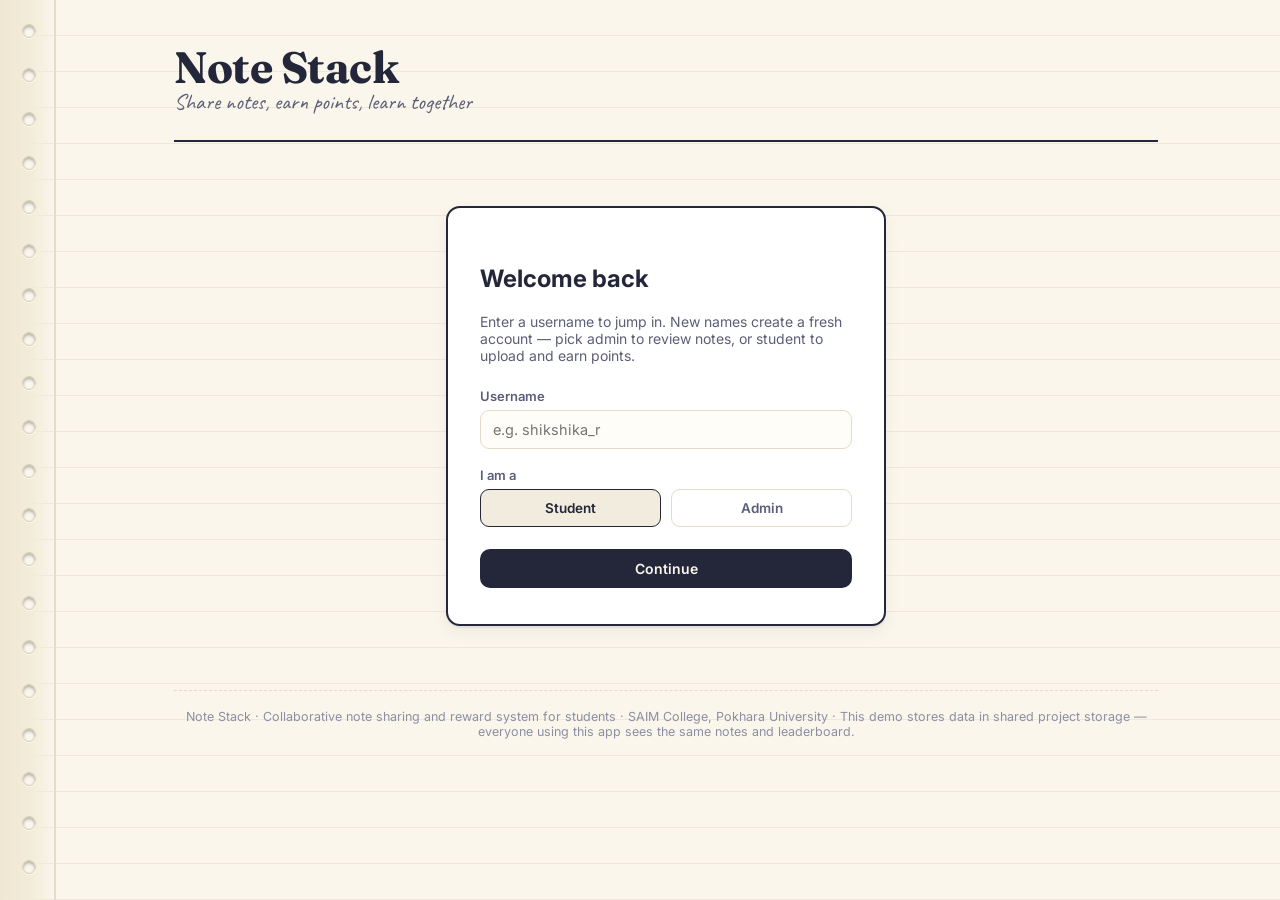
<file: index.html>
<!DOCTYPE html>
<html lang="en">
<head>
<meta charset="UTF-8">
<meta name="viewport" content="width=device-width, initial-scale=1.0">
<title>Note Stack — Share Notes, Earn Points, Learn Together</title>
<link rel="preconnect" href="https://fonts.googleapis.com">
<link href="https://fonts.googleapis.com/css2?family=Fraunces:opsz,wght@9..144,400;9..144,500;9..144,600;9..144,700&family=Caveat:wght@500;700&family=Inter:wght@400;500;600;700&display=swap" rel="stylesheet">
<link rel="stylesheet" href="style.css">
</head>
<body>

<div class="spiral" id="spiral"></div>

<div class="app">
  <header class="top">
    <div class="brand">
      <h1>Note Stack</h1>
      <div class="tagline">Share notes, earn points, learn together</div>
    </div>
    <div class="session" id="sessionBar"></div>
  </header>

  <div id="root"></div>

  <footer class="notice">Note Stack &middot; Collaborative note sharing and reward system for students &middot; SAIM College, Pokhara University &middot; This demo stores data in shared project storage — everyone using this app sees the same notes and leaderboard.</footer>
</div>

<!-- Note Viewer Modal -->
<div class="note-viewer-overlay" id="noteViewerOverlay">
  <div class="note-viewer-modal">
    <div class="note-viewer-header">
      <h3 id="viewerTitle">Note Viewer</h3>
      <div class="note-viewer-actions">
        <a href="#" id="viewerDownload" class="btn small ghost" download>Download</a>
        <button class="btn small ghost" id="closeViewer">Close</button>
      </div>
    </div>
    <div class="note-viewer-content" id="viewerContent">
      <div class="note-viewer-loading">
        <div class="spinner"></div>
        <div>Loading note...</div>
      </div>
    </div>
  </div>
</div>

<script src="script.js"></script>
</body>
</html>
</file>
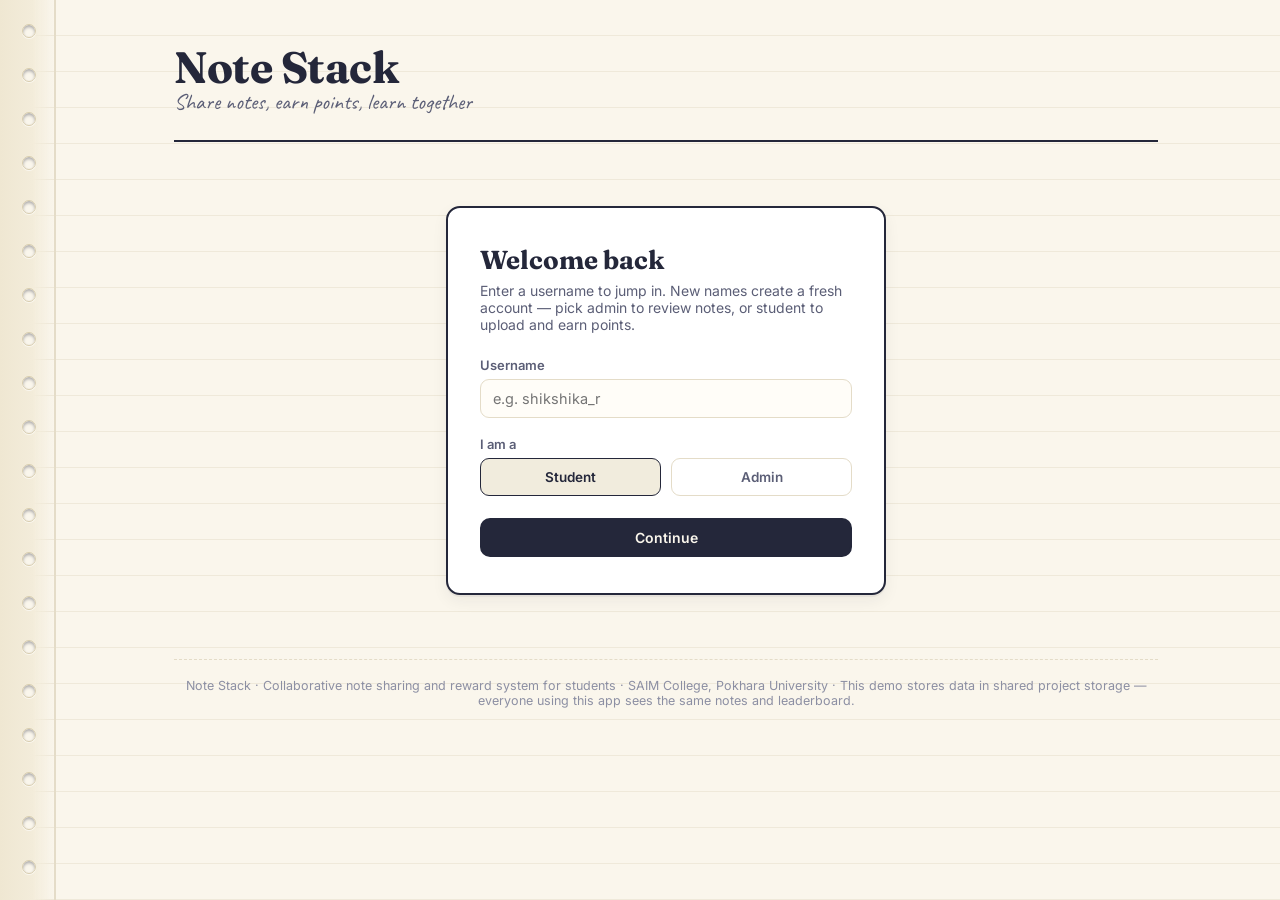
<file: notes.html>
<!DOCTYPE html>
<html lang="en">
<head>
<meta charset="UTF-8">
<meta name="viewport" content="width=device-width, initial-scale=1.0">
<title>Note Stack — Share Notes, Earn Points, Learn Together</title>
<link rel="preconnect" href="https://fonts.googleapis.com">
<link href="https://fonts.googleapis.com/css2?family=Fraunces:opsz,wght@9..144,400;9..144,500;9..144,600;9..144,700&family=Caveat:wght@500;700&family=Inter:wght@400;500;600;700&display=swap" rel="stylesheet">
<style>
  :root{
    --paper:#FAF6EC;
    --paper-line:#E4DCC8;
    --ink:#24273A;
    --ink-soft:#5B5E76;
    --ink-faint:#8C8FA3;
    --card:#FFFFFF;
    --highlighter:#F5C242;
    --highlighter-ink:#5C4204;
    --sage:#6E8B5C;
    --sage-bg:#E7EEE1;
    --sage-ink:#33471F;
    --clay:#C1584A;
    --clay-bg:#F7E4E0;
    --clay-ink:#7A2C21;
    --periwinkle:#7C8FC9;
    --periwinkle-bg:#E7EBF7;
    --periwinkle-ink:#2E3D6E;
    --radius:14px;
    --shadow: 0 2px 0 rgba(36,39,58,0.06), 0 6px 16px rgba(36,39,58,0.06);
  }
  *{box-sizing:border-box;}
  html,body{margin:0;padding:0;}
  body{
    background:
      repeating-linear-gradient(180deg, transparent, transparent 35px, var(--paper-line) 36px),
      var(--paper);
    font-family:'Inter',sans-serif;
    color:var(--ink);
    min-height:100vh;
  }
  .app{
    max-width:1100px;
    margin:0 auto;
    padding:0 32px 80px 84px;
    position:relative;
  }
  .spiral{
    position:fixed;
    left:0; top:0; bottom:0;
    width:56px;
    background:linear-gradient(90deg, #EFE7D2, #F3ECDA 60%, transparent);
    border-right:2px solid var(--paper-line);
    z-index:5;
  }
  .spiral .hole{
    position:absolute;
    left:22px;
    width:14px;height:14px;
    border-radius:50%;
    background:var(--paper);
    box-shadow: inset 0 2px 3px rgba(36,39,58,0.35), 0 1px 0 rgba(255,255,255,0.6);
    border:1px solid #D8CDAE;
  }
  header.top{
    padding:40px 0 24px;
    display:flex;
    align-items:flex-end;
    justify-content:space-between;
    gap:24px;
    flex-wrap:wrap;
    border-bottom:2px solid var(--ink);
  }
  .brand h1{
    font-family:'Fraunces',serif;
    font-weight:700;
    font-size:44px;
    margin:0;
    letter-spacing:-0.5px;
  }
  .brand .tagline{
    font-family:'Caveat',cursive;
    font-size:22px;
    color:var(--ink-soft);
    margin-top:-6px;
  }
  .session{
    display:flex;
    align-items:center;
    gap:14px;
  }
  .pill{
    font-size:13px;
    font-weight:600;
    padding:6px 14px;
    border-radius:999px;
    background:var(--card);
    border:1.5px solid var(--ink);
  }
  .pill.role-admin{ background:var(--periwinkle-bg); color:var(--periwinkle-ink); border-color:var(--periwinkle); }
  .pill.role-student{ background:var(--sage-bg); color:var(--sage-ink); border-color:var(--sage); }
  .points-badge{
    display:flex; align-items:center; gap:6px;
    background:var(--highlighter);
    color:var(--highlighter-ink);
    font-weight:700;
    font-size:14px;
    padding:6px 14px;
    border-radius:999px;
    border:1.5px solid var(--ink);
    transform:rotate(-2deg);
  }
  button{
    font-family:'Inter',sans-serif;
    cursor:pointer;
  }
  .btn{
    font-weight:600;
    font-size:14px;
    padding:9px 18px;
    border-radius:10px;
    border:2px solid var(--ink);
    background:var(--card);
    color:var(--ink);
    transition:transform 0.08s ease, background 0.15s ease;
  }
  .btn:hover{ background:#F1ECDD; }
  .btn:active{ transform:scale(0.97); }
  .btn.primary{ background:var(--ink); color:var(--paper); }
  .btn.primary:hover{ background:#3a3e5c; }
  .btn.small{ padding:6px 12px; font-size:12.5px; border-radius:8px; }
  .btn.ghost{ border-color:var(--paper-line); }
  .btn.danger{ border-color:var(--clay); color:var(--clay-ink); }
  .btn.danger:hover{ background:var(--clay-bg); }
  .btn.success{ border-color:var(--sage); color:var(--sage-ink); }
  .btn.success:hover{ background:var(--sage-bg); }

  /* Login */
  .login-wrap{
    max-width:440px;
    margin:64px auto;
    background:var(--card);
    border:2px solid var(--ink);
    border-radius:var(--radius);
    padding:36px 32px;
    box-shadow:var(--shadow);
  }
  .login-wrap h2{
    font-family:'Fraunces',serif;
    font-size:26px;
    margin:0 0 6px;
  }
  .login-wrap p.sub{ color:var(--ink-soft); font-size:14px; margin:0 0 24px;}
  label{ font-size:13px; font-weight:600; color:var(--ink-soft); display:block; margin-bottom:6px; }
  input[type=text], input[type=search], textarea, select{
    width:100%;
    font-family:'Inter',sans-serif;
    font-size:14.5px;
    padding:10px 12px;
    border-radius:9px;
    border:1.5px solid var(--paper-line);
    background:#FFFDF8;
    color:var(--ink);
    margin-bottom:18px;
    outline:none;
  }
  input:focus, textarea:focus, select:focus{ border-color:var(--ink); }
  textarea{ resize:vertical; min-height:90px; }
  .role-choice{ display:flex; gap:10px; margin-bottom:22px; }
  .role-choice label{
    flex:1; margin:0; padding:10px; text-align:center; border-radius:9px;
    border:1.5px solid var(--paper-line); font-size:13.5px; font-weight:600; color:var(--ink-soft);
    cursor:pointer;
  }
  .role-choice input{ display:none; }
  .role-choice input:checked + span{ color:var(--ink); }
  .role-choice label.checked{ border-color:var(--ink); background:#F1ECDD; color:var(--ink); }

  /* Tabs */
  .tabs{ display:flex; gap:8px; margin:28px 0 20px; flex-wrap:wrap; }
  .tab{
    font-weight:600; font-size:14px; padding:9px 16px;
    border-radius:999px; border:1.5px solid var(--paper-line); background:transparent; color:var(--ink-soft);
  }
  .tab.active{ background:var(--ink); color:var(--paper); border-color:var(--ink); }

  section.panel{ display:none; }
  section.panel.active{ display:block; }

  h2.section-title{
    font-family:'Fraunces',serif;
    font-size:24px;
    margin:0 0 4px;
  }
  p.section-sub{ color:var(--ink-soft); font-size:14px; margin:0 0 20px; }

  .grid-stats{
    display:grid;
    grid-template-columns:repeat(auto-fit, minmax(150px,1fr));
    gap:14px;
    margin-bottom:28px;
  }
  .stat-card{
    background:var(--card);
    border:1.5px solid var(--paper-line);
    border-radius:12px;
    padding:16px 18px;
  }
  .stat-card .num{ font-family:'Fraunces',serif; font-size:30px; font-weight:600; }
  .stat-card .label{ font-size:12.5px; color:var(--ink-soft); font-weight:600; text-transform:uppercase; letter-spacing:0.03em; }

  /* Sticky note cards */
  .notes-grid{
    display:grid;
    grid-template-columns:repeat(auto-fill, minmax(240px, 1fr));
    gap:20px;
  }
  .sticky{
    background:var(--card);
    border:1.5px solid var(--paper-line);
    border-radius:10px;
    padding:16px 16px 14px;
    box-shadow:var(--shadow);
    position:relative;
  }
  .sticky:nth-child(3n+1){ transform:rotate(-1deg); }
  .sticky:nth-child(3n+2){ transform:rotate(0.6deg); }
  .sticky:nth-child(3n){ transform:rotate(-0.4deg); }
  .sticky .subject-tag{
    display:inline-block;
    font-family:'Caveat',cursive;
    font-size:17px;
    font-weight:700;
    background:var(--periwinkle-bg);
    color:var(--periwinkle-ink);
    padding:2px 10px;
    border-radius:8px;
    margin-bottom:8px;
  }
  .sticky h3{ font-family:'Fraunces',serif; font-size:17px; margin:0 0 6px; line-height:1.3; }
  .sticky .desc{ font-size:13.5px; color:var(--ink-soft); margin:0 0 10px; line-height:1.5; }
  .sticky .content-preview{
    font-size:13px; color:var(--ink); background:#FBF8F1; border:1px dashed var(--paper-line);
    border-radius:8px; padding:8px 10px; margin-bottom:10px; max-height:80px; overflow:hidden;
    white-space:pre-wrap;
  }
  .sticky .meta{ display:flex; justify-content:space-between; align-items:center; font-size:12px; color:var(--ink-faint); margin-top:8px; }
  .status-badge{ font-size:11px; font-weight:700; padding:3px 9px; border-radius:999px; text-transform:uppercase; letter-spacing:0.03em; }
  .status-badge.pending{ background:var(--highlighter); color:var(--highlighter-ink); }
  .status-badge.approved{ background:var(--sage-bg); color:var(--sage-ink); }
  .status-badge.rejected{ background:var(--clay-bg); color:var(--clay-ink); }
  .sticky .actions{ display:flex; gap:8px; margin-top:12px; }

  .empty-state{
    text-align:center; padding:48px 20px; color:var(--ink-faint);
    border:1.5px dashed var(--paper-line); border-radius:12px;
  }
  .empty-state .icon{ font-size:32px; margin-bottom:8px; }

  .search-row{ display:flex; gap:10px; margin-bottom:20px; flex-wrap:wrap; }
  .search-row input{ margin-bottom:0; flex:2; min-width:180px; }
  .search-row select{ margin-bottom:0; flex:1; min-width:140px; }

  .upload-card{
    background:var(--card); border:1.5px solid var(--ink); border-radius:var(--radius);
    padding:22px 24px; margin-bottom:28px; box-shadow:var(--shadow);
  }
  .upload-card h3{ font-family:'Fraunces',serif; margin:0 0 16px; font-size:19px; }
  .form-row{ display:grid; grid-template-columns:1fr 1fr; gap:14px; }
  .file-picker-row{ display:flex; align-items:center; gap:12px; margin-bottom:6px; }
  .file-picker-btn{ display:inline-block; }
  .file-name-display{ font-size:13.5px; color:var(--ink-soft); font-style:italic; }
  .file-hint{ font-size:12px; color:var(--ink-faint); margin:0 0 16px; }
  .sticky .attachment{
    display:inline-flex; align-items:center; gap:5px; font-size:12px; color:var(--periwinkle-ink);
    background:var(--periwinkle-bg); padding:2px 9px; border-radius:7px; margin-bottom:8px;
  }
  .file-preview-img{
    display:block; width:100%; max-height:140px; object-fit:cover; border-radius:8px;
    border:1px solid var(--paper-line); margin-bottom:10px;
  }
  .file-actions{ display:flex; gap:8px; margin-bottom:10px; }
  .file-actions .btn{ text-decoration:none; display:inline-block; }

  table.admin-table{ width:100%; border-collapse:collapse; font-size:13.5px; }
  table.admin-table th{
    text-align:left; padding:9px 10px; border-bottom:2px solid var(--ink);
    font-size:12px; text-transform:uppercase; letter-spacing:0.03em; color:var(--ink-soft);
  }
  table.admin-table td{ padding:10px 10px; border-bottom:1px solid var(--paper-line); }
  .rank-medal{ font-family:'Fraunces',serif; font-weight:700; }
  .leaderboard-row{ display:flex; align-items:center; gap:14px; padding:12px 14px; background:var(--card); border:1.5px solid var(--paper-line); border-radius:10px; margin-bottom:8px; }
  .leaderboard-row .rank{ font-family:'Fraunces',serif; font-size:20px; font-weight:700; width:28px; color:var(--ink-faint); }
  .leaderboard-row.top .rank{ color:var(--highlighter-ink); }
  .leaderboard-row .name{ flex:1; font-weight:600; }
  .leaderboard-row .pts{ font-weight:700; color:var(--sage-ink); }

  footer.notice{
    margin-top:48px; padding-top:18px; border-top:1.5px dashed var(--paper-line);
    font-size:12.5px; color:var(--ink-faint); text-align:center;
  }

  /* Contact page styles */
  .contact-wrap{
    max-width:600px;
    margin:0 auto;
    background:var(--card);
    border:1.5px solid var(--ink);
    border-radius:var(--radius);
    padding:28px 32px;
    box-shadow:var(--shadow);
  }
  .contact-wrap h2{
    font-family:'Fraunces',serif;
    font-size:26px;
    margin:0 0 6px;
  }
  .contact-wrap .intro{
    color:var(--ink-soft);
    font-size:14px;
    margin:0 0 24px;
    line-height:1.6;
  }
  .contact-info{
    background:var(--sage-bg);
    border:1.5px solid var(--sage);
    border-radius:10px;
    padding:16px 18px;
    margin-bottom:24px;
  }
  .contact-info .label{
    font-size:12px;
    font-weight:700;
    color:var(--sage-ink);
    text-transform:uppercase;
    letter-spacing:0.03em;
    margin-bottom:4px;
  }
  .contact-info .value{
    font-size:15px;
    color:var(--ink);
    margin-bottom:12px;
  }
  .contact-info .value:last-child{
    margin-bottom:0;
  }
  .contact-form label{
    display:block;
    font-size:13px;
    font-weight:600;
    color:var(--ink-soft);
    margin-bottom:6px;
  }
  .contact-form input[type=text],
  .contact-form input[type=email],
  .contact-form textarea{
    width:100%;
    font-family:'Inter',sans-serif;
    font-size:14.5px;
    padding:10px 12px;
    border-radius:9px;
    border:1.5px solid var(--paper-line);
    background:#FFFDF8;
    color:var(--ink);
    margin-bottom:16px;
    outline:none;
  }
  .contact-form input:focus,
  .contact-form textarea:focus{
    border-color:var(--ink);
  }
  .contact-form textarea{
    resize:vertical;
    min-height:120px;
  }
  .contact-success{
    background:var(--sage-bg);
    color:var(--sage-ink);
    padding:12px 16px;
    border-radius:8px;
    font-size:14px;
    font-weight:600;
    margin-top:16px;
    display:none;
  }
  .contact-success.show{
    display:block;
  }

  /* Rewards page styles */
  .rewards-header{
    text-align:center;
    background:var(--highlighter);
    border:2px solid var(--ink);
    border-radius:var(--radius);
    padding:24px;
    margin-bottom:28px;
    box-shadow:var(--shadow);
    transform:rotate(-1deg);
  }
  .rewards-header .your-points{
    font-family:'Fraunces',serif;
    font-size:48px;
    font-weight:700;
    color:var(--highlighter-ink);
    margin:0;
  }
  .rewards-header .label{
    font-size:14px;
    font-weight:600;
    color:var(--highlighter-ink);
    text-transform:uppercase;
    letter-spacing:0.05em;
  }
  .rewards-info{
    background:var(--card);
    border:1.5px solid var(--paper-line);
    border-radius:12px;
    padding:20px 24px;
    margin-bottom:24px;
  }
  .rewards-info h3{
    font-family:'Fraunces',serif;
    font-size:18px;
    margin:0 0 12px;
  }
  .rewards-info ul{
    margin:0;
    padding-left:20px;
    color:var(--ink-soft);
    font-size:14px;
    line-height:1.8;
  }
  .rewards-history{
    background:var(--card);
    border:1.5px solid var(--paper-line);
    border-radius:12px;
    padding:20px 24px;
  }
  .rewards-history h3{
    font-family:'Fraunces',serif;
    font-size:18px;
    margin:0 0 16px;
  }
  .history-item{
    display:flex;
    justify-content:space-between;
    align-items:center;
    padding:12px 14px;
    background:#FBF8F1;
    border:1px solid var(--paper-line);
    border-radius:8px;
    margin-bottom:8px;
  }
  .history-item .action{
    font-size:14px;
    color:var(--ink);
  }
  .history-item .points{
    font-weight:700;
    font-size:15px;
    color:var(--sage-ink);
  }
  .history-item .points.positive{
    color:var(--sage-ink);
  }

  /* Note Viewer Modal */
  .note-viewer-overlay{
    position:fixed;
    top:0; left:0; right:0; bottom:0;
    background:rgba(36,39,58,0.85);
    z-index:1000;
    display:none;
    align-items:center;
    justify-content:center;
    padding:20px;
    backdrop-filter:blur(4px);
  }
  .note-viewer-overlay.active{
    display:flex;
  }
  .note-viewer-modal{
    background:var(--card);
    border:2px solid var(--ink);
    border-radius:var(--radius);
    width:100%;
    max-width:1000px;
    max-height:90vh;
    display:flex;
    flex-direction:column;
    box-shadow:0 8px 40px rgba(36,39,58,0.4);
  }
  .note-viewer-header{
    padding:16px 20px;
    border-bottom:1.5px solid var(--paper-line);
    display:flex;
    align-items:center;
    justify-content:space-between;
    gap:16px;
  }
  .note-viewer-header h3{
    font-family:'Fraunces',serif;
    font-size:18px;
    margin:0;
    flex:1;
    overflow:hidden;
    text-overflow:ellipsis;
    white-space:nowrap;
  }
  .note-viewer-actions{
    display:flex;
    gap:8px;
    align-items:center;
  }
  .note-viewer-content{
    flex:1;
    overflow:auto;
    position:relative;
    background:#F5F5F5;
  }
  .note-viewer-iframe{
    width:100%;
    height:100%;
    min-height:500px;
    border:none;
    display:block;
  }
  .note-viewer-loading{
    position:absolute;
    top:50%; left:50%;
    transform:translate(-50%, -50%);
    text-align:center;
    color:var(--ink-soft);
  }
  .note-viewer-loading .spinner{
    width:40px;
    height:40px;
    border:4px solid var(--paper-line);
    border-top-color:var(--ink);
    border-radius:50%;
    animation:spin 0.8s linear infinite;
    margin:0 auto 12px;
  }
  @keyframes spin{
    to{ transform:rotate(360deg); }
  }
  .note-viewer-error{
    padding:40px 20px;
    text-align:center;
    color:var(--clay-ink);
  }
  .note-viewer-error .icon{
    font-size:48px;
    margin-bottom:12px;
  }

  /* Responsive design improvements */
  @media (max-width:960px){
    .notes-grid{
      grid-template-columns:repeat(auto-fill, minmax(200px, 1fr));
      gap:16px;
    }
  }

  @media (max-width:768px){
    .app{
      padding:0 20px 60px 68px;
    }
    .spiral{
      width:48px;
    }
    .spiral .hole{
      left:17px;
      width:12px;
      height:12px;
    }
    .brand h1{
      font-size:36px;
    }
    .brand .tagline{
      font-size:19px;
    }
    .tabs{
      gap:6px;
    }
    .tab{
      font-size:13px;
      padding:8px 14px;
    }
    .notes-grid{
      grid-template-columns:repeat(auto-fill, minmax(180px, 1fr));
      gap:14px;
    }
    .search-row{
      flex-direction:column;
    }
    .search-row input,
    .search-row select{
      flex:1;
      width:100%;
      min-width:100%;
    }
    .grid-stats{
      grid-template-columns:repeat(2, 1fr);
      gap:12px;
    }
    .stat-card .num{
      font-size:24px;
    }
    .contact-wrap{
      padding:24px 20px;
    }
    .rewards-header{
      padding:20px;
    }
    .rewards-header .your-points{
      font-size:40px;
    }
    .note-viewer-modal{
      max-width:95%;
      max-height:85vh;
    }
    .note-viewer-header{
      padding:14px 16px;
    }
    .note-viewer-header h3{
      font-size:16px;
    }
    .note-viewer-iframe{
      min-height:400px;
    }
  }

  @media (max-width:640px){
    .app{
      padding:0 16px 60px 60px;
    }
    .form-row{
      grid-template-columns:1fr;
    }
    header.top{
      flex-direction:column;
      align-items:flex-start;
      gap:16px;
    }
    .session{
      flex-wrap:wrap;
      width:100%;
    }
    .pill{
      font-size:12px;
      padding:5px 12px;
    }
    .points-badge{
      font-size:13px;
      padding:5px 12px;
    }
    .brand h1{
      font-size:32px;
    }
    .brand .tagline{
      font-size:17px;
    }
    .notes-grid{
      grid-template-columns:1fr;
      gap:16px;
    }
    .sticky{
      transform:rotate(0deg) !important;
    }
    .grid-stats{
      grid-template-columns:1fr;
      gap:10px;
    }
    table.admin-table{
      font-size:12px;
    }
    table.admin-table th,
    table.admin-table td{
      padding:8px 6px;
    }
    .leaderboard-row{
      padding:10px 12px;
      gap:10px;
    }
    .leaderboard-row .rank{
      font-size:18px;
      width:24px;
    }
    .file-actions{
      flex-direction:column;
    }
    .file-actions .btn{
      width:100%;
      text-align:center;
    }
  }

  @media (max-width:480px){
    .app{
      padding:0 12px 50px 56px;
    }
    .spiral{
      width:44px;
    }
    .brand h1{
      font-size:28px;
    }
    .brand .tagline{
      font-size:16px;
    }
    header.top{
      padding:32px 0 20px;
    }
    .upload-card,
    .contact-wrap,
    .rewards-info,
    .rewards-history{
      padding:18px 16px;
    }
    .btn{
      font-size:13px;
      padding:8px 16px;
    }
    .btn.small{
      font-size:12px;
      padding:5px 10px;
    }
    footer.notice{
      font-size:11px;
      line-height:1.5;
    }
  }
</style>
</head>
<body>

<div class="spiral" id="spiral"></div>

<div class="app">
  <header class="top">
    <div class="brand">
      <h1>Note Stack</h1>
      <div class="tagline">Share notes, earn points, learn together</div>
    </div>
    <div class="session" id="sessionBar"></div>
  </header>

  <div id="root"></div>

  <footer class="notice">Note Stack &middot; Collaborative note sharing and reward system for students &middot; SAIM College, Pokhara University &middot; This demo stores data in shared project storage — everyone using this app sees the same notes and leaderboard.</footer>
</div>

<!-- Note Viewer Modal -->
<div class="note-viewer-overlay" id="noteViewerOverlay">
  <div class="note-viewer-modal">
    <div class="note-viewer-header">
      <h3 id="viewerTitle">Note Viewer</h3>
      <div class="note-viewer-actions">
        <a href="#" id="viewerDownload" class="btn small ghost" download>Download</a>
        <button class="btn small ghost" id="closeViewer">Close</button>
      </div>
    </div>
    <div class="note-viewer-content" id="viewerContent">
      <div class="note-viewer-loading">
        <div class="spinner"></div>
        <div>Loading note...</div>
      </div>
    </div>
  </div>
</div>

<script>
const USERS_KEY = 'ns-users';
const NOTES_KEY = 'ns-notes';
let currentUser = null;
let users = [];
let notes = [];
let activeTab = 'browse';
let searchQuery = '';
let subjectFilter = '';

// Provide a lightweight storage polyfill using localStorage when
// `window.storage` isn't available (ensures `.get` / `.set` calls work).
if(!window.storage || typeof window.storage.get !== 'function' || typeof window.storage.set !== 'function'){
  window.storage = {
    async get(key /*, legacyFlag */){
      const v = localStorage.getItem(key);
      return v ? { value: v } : null;
    },
    async set(key, value /*, legacyFlag */){
      localStorage.setItem(key, value);
      return;
    }
  };
}
function el(html){
  const t = document.createElement('template');
  t.innerHTML = html.trim();
  return t.content.firstElementChild;
}

function buildSpiral(){
  const spiral = document.getElementById('spiral');
  spiral.innerHTML = '';
  const count = Math.ceil(window.innerHeight / 44) + 2;
  for(let i=0;i<count;i++){
    const h = el('<div class="hole"></div>');
    h.style.top = (24 + i*44) + 'px';
    spiral.appendChild(h);
  }
}
window.addEventListener('resize', buildSpiral);

async function loadAll(){
  try{
    const u = await window.storage.get(USERS_KEY, true);
    users = u ? JSON.parse(u.value) : [];
  }catch(e){ users = []; }
  try{
    const n = await window.storage.get(NOTES_KEY, true);
    notes = n ? JSON.parse(n.value) : [];
  }catch(e){ notes = []; }
}

async function saveUsers(){
  try{ await window.storage.set(USERS_KEY, JSON.stringify(users), true); }
  catch(e){ console.error('save users failed', e); }
}
async function saveNotes(){
  try{ await window.storage.set(NOTES_KEY, JSON.stringify(notes), true); }
  catch(e){ console.error('save notes failed', e); }
}

function findUser(username){
  return users.find(u => u.username.toLowerCase() === username.toLowerCase());
}

async function handleLogin(username, role){
  username = username.trim();
  if(!username) return;
  let u = findUser(username);
  if(!u){
    u = { username, role, points: 0 };
    users.push(u);
    await saveUsers();
  }
  currentUser = u;
  activeTab = u.role === 'admin' ? 'review' : 'browse';
  render();
}

function logout(){
  currentUser = null;
  render();
}

function renderSessionBar(){
  const bar = document.getElementById('sessionBar');
  bar.innerHTML = '';
  if(!currentUser){ return; }
  const rolePill = el(`<span class="pill role-${currentUser.role}">${currentUser.role === 'admin' ? 'Admin' : 'Student'} &middot; ${escapeHtml(currentUser.username)}</span>`);
  bar.appendChild(rolePill);
  if(currentUser.role === 'student'){
    const pts = el(`<span class="points-badge">&#9733; ${currentUser.points} pts</span>`);
    bar.appendChild(pts);
  }
  const logoutBtn = el(`<button class="btn small ghost">Switch user</button>`);
  logoutBtn.onclick = logout;
  bar.appendChild(logoutBtn);
}

function escapeHtml(s){
  return String(s).replace(/[&<>"']/g, c => ({'&':'&amp;','<':'&lt;','>':'&gt;','"':'&quot;',"'":'&#39;'}[c]));
}

function renderLogin(){
  const root = document.getElementById('root');
  root.innerHTML = '';
  const wrap = el(`
    <div class="login-wrap">
      <h2>Welcome back</h2>
      <p class="sub">Enter a username to jump in. New names create a fresh account — pick admin to review notes, or student to upload and earn points.</p>
      <label>Username</label>
      <input type="text" id="loginUsername" placeholder="e.g. shikshika_r" />
      <label>I am a</label>
      <div class="role-choice">
        <label id="roleStudentLbl" class="checked">
          <input type="radio" name="role" value="student" checked>
          <span>Student</span>
        </label>
        <label id="roleAdminLbl">
          <input type="radio" name="role" value="admin">
          <span>Admin</span>
        </label>
      </div>
      <button class="btn primary" id="loginBtn" style="width:100%;">Continue</button>
    </div>
  `);
  root.appendChild(wrap);
  const studentLbl = wrap.querySelector('#roleStudentLbl');
  const adminLbl = wrap.querySelector('#roleAdminLbl');
  wrap.querySelectorAll('input[name=role]').forEach(r => {
    r.addEventListener('change', () => {
      studentLbl.classList.toggle('checked', r.value === 'student' && r.checked);
      adminLbl.classList.toggle('checked', r.value === 'admin' && r.checked);
    });
  });
  wrap.querySelector('#loginBtn').onclick = () => {
    const username = wrap.querySelector('#loginUsername').value;
    const role = wrap.querySelector('input[name=role]:checked').value;
    handleLogin(username, role);
  };
  wrap.querySelector('#loginUsername').addEventListener('keydown', (e) => {
    if(e.key === 'Enter') wrap.querySelector('#loginBtn').click();
  });
}

function subjectsList(){
  const s = new Set(notes.map(n => n.subject).filter(Boolean));
  return Array.from(s).sort();
}

function renderStudentView(){
  const root = document.getElementById('root');
  root.innerHTML = '';

  const tabs = el(`
    <div class="tabs">
      <button class="tab" data-tab="browse">Browse notes</button>
      <button class="tab" data-tab="upload">Upload a note</button>
      <button class="tab" data-tab="mine">My uploads</button>
      <button class="tab" data-tab="rewards">Rewards</button>
      <button class="tab" data-tab="leaderboard">Leaderboard</button>
      <button class="tab" data-tab="contact">Contact</button>
    </div>
  `);
  root.appendChild(tabs);
  tabs.querySelectorAll('.tab').forEach(t => {
    if(t.dataset.tab === activeTab) t.classList.add('active');
    t.onclick = () => { activeTab = t.dataset.tab; render(); };
  });

  const panel = el('<div></div>');
  root.appendChild(panel);

  if(activeTab === 'browse') panel.appendChild(renderBrowsePanel());
  if(activeTab === 'upload') panel.appendChild(renderUploadPanel());
  if(activeTab === 'mine') panel.appendChild(renderMinePanel());
  if(activeTab === 'rewards') panel.appendChild(renderRewardsPanel());
  if(activeTab === 'leaderboard') panel.appendChild(renderLeaderboardPanel());
  if(activeTab === 'contact') panel.appendChild(renderContactPanel());
}

function renderBrowsePanel(){
  const panel = el('<section class="panel active"></section>');
  panel.appendChild(el(`<h2 class="section-title">Shared notes</h2>`));
  panel.appendChild(el(`<p class="section-sub">Approved notes from every student on Note Stack. Search or filter by subject.</p>`));

  const searchRow = el(`
    <div class="search-row">
      <input type="search" id="searchInput" placeholder="Search by title or keyword" value="${escapeHtml(searchQuery)}" />
      <select id="subjectSelect"><option value="">All subjects</option></select>
    </div>
  `);
  panel.appendChild(searchRow);
  const subjSel = searchRow.querySelector('#subjectSelect');
  subjectsList().forEach(s => {
    const opt = el(`<option value="${escapeHtml(s)}">${escapeHtml(s)}</option>`);
    if(s === subjectFilter) opt.selected = true;
    subjSel.appendChild(opt);
  });
  searchRow.querySelector('#searchInput').addEventListener('input', (e) => {
    searchQuery = e.target.value;
    refreshBrowseResults();
  });
  subjSel.addEventListener('change', (e) => {
    subjectFilter = e.target.value;
    refreshBrowseResults();
  });

  const grid = el('<div class="notes-grid" id="browseGrid"></div>');
  panel.appendChild(grid);
  fillBrowseGrid(grid);
  return panel;
}

function matchesFilters(n){
  const approved = n.status === 'approved';
  const q = searchQuery.trim().toLowerCase();
  const matchesQ = !q || n.title.toLowerCase().includes(q) || n.subject.toLowerCase().includes(q) || (n.description||'').toLowerCase().includes(q);
  const matchesSubj = !subjectFilter || n.subject === subjectFilter;
  return approved && matchesQ && matchesSubj;
}

function fillBrowseGrid(grid){
  const results = notes.filter(matchesFilters).sort((a,b) => b.createdAt - a.createdAt);
  grid.innerHTML = '';
  if(results.length === 0){
    grid.appendChild(el(`<div class="empty-state" style="grid-column:1/-1;"><div class="icon">&#128218;</div>No notes match yet. Try a different search, or be the first to upload one for this topic.</div>`));
    return;
  }
  results.forEach(n => grid.appendChild(renderNoteCard(n, {mode:'browse'})));
}

function refreshBrowseResults(){
  const grid = document.getElementById('browseGrid');
  if(grid) fillBrowseGrid(grid);
}

function renderNoteCard(n, opts){
  const card = el(`
    <div class="sticky">
      <span class="subject-tag">${escapeHtml(n.subject)}</span>
      <h3>${escapeHtml(n.title)}</h3>
      <p class="desc">${escapeHtml(n.description || '')}</p>
      ${n.fileName ? `<span class="attachment">&#128206; ${escapeHtml(n.fileName)}</span>` : ''}
      ${n.fileData && n.fileType && n.fileType.startsWith('image/') ? `<img src="${n.fileData}" class="file-preview-img" />` : ''}
      <div class="content-preview">${escapeHtml(n.content).slice(0,220)}${n.content.length>220 ? '…' : ''}</div>
      <div class="file-actions">
        <button class="btn small primary" data-note-id="${n.id}">View Note</button>
        ${n.fileData ? `<a href="${n.fileData}" download="${escapeHtml(n.fileName || 'note-file')}" class="btn small ghost">Download</a>` : ''}
      </div>
      <div class="meta">
        <span>by ${escapeHtml(n.uploader)}</span>
        <span class="status-badge ${n.status}">${n.status}</span>
      </div>
    </div>
  `);
  
  // Add click handler for View Note button
  const viewBtn = card.querySelector('[data-note-id]');
  if(viewBtn){
    viewBtn.onclick = () => openNoteViewer(n);
  }
  
  if(opts.mode === 'admin-review'){
    const actions = el('<div class="actions"></div>');
    const approveBtn = el(`<button class="btn small success">Approve (+5 pts)</button>`);
    approveBtn.onclick = () => approveNote(n.id);
    const rejectBtn = el(`<button class="btn small danger">Reject</button>`);
    rejectBtn.onclick = () => rejectNote(n.id);
    actions.appendChild(approveBtn);
    actions.appendChild(rejectBtn);
    card.appendChild(actions);
  }
  return card;
}

function renderUploadPanel(){
  const panel = el('<section class="panel active"></section>');
  panel.appendChild(el(`<h2 class="section-title">Upload a note</h2>`));
  panel.appendChild(el(`<p class="section-sub">Submit your notes for admin review. Approved notes earn 5 points and become visible to every student.</p>`));

  const card = el(`
    <div class="upload-card">
      <h3>Note details</h3>
      <div class="form-row">
        <div>
          <label>Title</label>
          <input type="text" id="noteTitle" placeholder="e.g. Chapter 4 — Thermodynamics summary" />
        </div>
        <div>
          <label>Subject</label>
          <input type="text" id="noteSubject" placeholder="e.g. Physics" />
        </div>
      </div>
      <label>Attach a file</label>
      <div class="file-picker-row">
        <label for="noteFile" class="btn ghost small file-picker-btn">&#128193; Choose file</label>
        <input type="file" id="noteFile" accept=".txt,.md,.markdown,.pdf,image/*" style="display:none;" />
        <span id="fileNameDisplay" class="file-name-display">No file chosen</span>
      </div>
      <p class="file-hint">.txt or .md files auto-fill the content box below. Images and PDFs attach as-is so classmates can open or download them (up to 4 MB).</p>
      <div id="imagePreviewWrap"></div>

      <label>Short description (optional)</label>
      <input type="text" id="noteDesc" placeholder="Brief summary or context" />

      <label>Note content</label>
      <textarea id="noteContent" placeholder="Paste or type your notes here, or choose a .txt / .md file above"></textarea>
      <button class="btn primary" id="submitNoteBtn">Submit for review</button>
      <span id="uploadMsg" style="margin-left:12px; font-size:13px; color:var(--sage-ink); font-weight:600;"></span>
    </div>
  `);
  panel.appendChild(card);

  let selectedFile = null;
  const MAX_FILE_BYTES = 4 * 1024 * 1024;

  function readFileAsDataURL(file){
    return new Promise((resolve, reject) => {
      const reader = new FileReader();
      reader.onload = (evt) => resolve(evt.target.result);
      reader.onerror = () => reject(reader.error);
      reader.readAsDataURL(file);
    });
  }
  function readFileAsText(file){
    return new Promise((resolve, reject) => {
      const reader = new FileReader();
      reader.onload = (evt) => resolve(evt.target.result);
      reader.onerror = () => reject(reader.error);
      reader.readAsText(file);
    });
  }

  card.querySelector('#noteFile').addEventListener('change', async (e) => {
    const file = e.target.files[0];
    const display = card.querySelector('#fileNameDisplay');
    const previewWrap = card.querySelector('#imagePreviewWrap');
    previewWrap.innerHTML = '';
    if(!file){
      display.textContent = 'No file chosen';
      selectedFile = null;
      return;
    }
    if(file.size > MAX_FILE_BYTES){
      display.textContent = 'File too large (max 4 MB) — not attached';
      display.style.color = 'var(--clay-ink)';
      selectedFile = null;
      e.target.value = '';
      return;
    }
    selectedFile = file;
    display.style.color = '';
    display.textContent = file.name;

    if(file.type.startsWith('image/')){
      const dataUrl = await readFileAsDataURL(file);
      previewWrap.appendChild(el(`<img src="${dataUrl}" class="file-preview-img" />`));
    }
    const isText = /\.(txt|md|markdown)$/i.test(file.name);
    if(isText){
      const text = await readFileAsText(file);
      card.querySelector('#noteContent').value = text;
    }
  });

  card.querySelector('#submitNoteBtn').onclick = async () => {
    const title = card.querySelector('#noteTitle').value.trim();
    const subject = card.querySelector('#noteSubject').value.trim();
    const description = card.querySelector('#noteDesc').value.trim();
    const content = card.querySelector('#noteContent').value.trim();
    const msg = card.querySelector('#uploadMsg');
    const submitBtn = card.querySelector('#submitNoteBtn');

    if(!title || !subject){
      msg.style.color = 'var(--clay-ink)';
      msg.textContent = 'Title and subject are required.';
      return;
    }
    if(!content && !selectedFile){
      msg.style.color = 'var(--clay-ink)';
      msg.textContent = 'Add note content or attach a file.';
      return;
    }

    submitBtn.disabled = true;
    msg.style.color = 'var(--ink-soft)';
    msg.textContent = selectedFile ? 'Uploading file…' : 'Submitting…';

    let fileName = '', fileData = '', fileType = '';
    try{
      if(selectedFile){
        fileName = selectedFile.name;
        fileType = selectedFile.type;
        fileData = await readFileAsDataURL(selectedFile);
      }
    }catch(err){
      submitBtn.disabled = false;
      msg.style.color = 'var(--clay-ink)';
      msg.textContent = 'Could not read the file — try again.';
      return;
    }

    const note = {
      id: 'note_' + Date.now() + '_' + Math.random().toString(36).slice(2,7),
      title, subject, description,
      content: content || '(see attached file)',
      fileName, fileData, fileType,
      uploader: currentUser.username,
      status: 'pending',
      createdAt: Date.now()
    };
    notes.push(note);
    await saveNotes();
    submitBtn.disabled = false;
    msg.style.color = 'var(--sage-ink)';
    msg.textContent = 'Submitted — waiting for admin review.';
    card.querySelector('#noteTitle').value = '';
    card.querySelector('#noteSubject').value = '';
    card.querySelector('#noteDesc').value = '';
    card.querySelector('#noteContent').value = '';
    card.querySelector('#noteFile').value = '';
    card.querySelector('#fileNameDisplay').textContent = 'No file chosen';
    card.querySelector('#imagePreviewWrap').innerHTML = '';
    selectedFile = null;
  };

  return panel;
}

function renderMinePanel(){
  const panel = el('<section class="panel active"></section>');
  panel.appendChild(el(`<h2 class="section-title">My uploads</h2>`));
  panel.appendChild(el(`<p class="section-sub">Track the review status of notes you've submitted.</p>`));
  const mine = notes.filter(n => n.uploader === currentUser.username).sort((a,b) => b.createdAt - a.createdAt);
  const grid = el('<div class="notes-grid"></div>');
  panel.appendChild(grid);
  if(mine.length === 0){
    grid.appendChild(el(`<div class="empty-state" style="grid-column:1/-1;"><div class="icon">&#128221;</div>You haven't uploaded any notes yet. Head to "Upload a note" to share your first one.</div>`));
  }else{
    mine.forEach(n => grid.appendChild(renderNoteCard(n, {mode:'mine'})));
  }
  return panel;
}

function renderLeaderboardPanel(){
  const panel = el('<section class="panel active"></section>');
  panel.appendChild(el(`<h2 class="section-title">Leaderboard</h2>`));
  panel.appendChild(el(`<p class="section-sub">Ranked by reward points earned from approved notes.</p>`));
  const ranked = users.filter(u => u.role === 'student').sort((a,b) => b.points - a.points);
  if(ranked.length === 0){
    panel.appendChild(el(`<div class="empty-state"><div class="icon">&#127942;</div>No student accounts yet.</div>`));
    return panel;
  }
  ranked.forEach((u, i) => {
    const row = el(`
      <div class="leaderboard-row ${i < 3 ? 'top' : ''}">
        <span class="rank">${i+1}</span>
        <span class="name">${escapeHtml(u.username)}${u.username===currentUser.username ? ' (you)' : ''}</span>
        <span class="pts">${u.points} pts</span>
      </div>
    `);
    panel.appendChild(row);
  });
  return panel;
}

function renderRewardsPanel(){
  const panel = el('<section class="panel active"></section>');
  
  // Header with current points
  const header = el(`
    <div class="rewards-header">
      <div class="label">Your Total Points</div>
      <div class="your-points">&#9733; ${currentUser.points}</div>
    </div>
  `);
  panel.appendChild(header);

  // How to earn points section
  const info = el(`
    <div class="rewards-info">
      <h3>How to Earn Points</h3>
      <ul>
        <li><strong>+5 points</strong> when you upload a note (awarded after admin approval)</li>
        <li>Share quality notes to help your classmates and climb the leaderboard</li>
        <li>The more approved notes you contribute, the more points you earn</li>
      </ul>
    </div>
  `);
  panel.appendChild(info);

  // Rewards history
  const history = el(`
    <div class="rewards-history">
      <h3>Your Rewards History</h3>
      <div id="historyList"></div>
    </div>
  `);
  panel.appendChild(history);

  const historyList = history.querySelector('#historyList');
  const myApprovedNotes = notes.filter(n => n.uploader === currentUser.username && n.status === 'approved');
  
  if(myApprovedNotes.length === 0){
    historyList.appendChild(el(`
      <div class="empty-state">
        <div class="icon">&#128176;</div>
        No rewards yet. Upload and get notes approved to start earning points!
      </div>
    `));
  } else {
    // Sort by newest first
    myApprovedNotes.sort((a, b) => b.createdAt - a.createdAt).forEach(n => {
      const item = el(`
        <div class="history-item">
          <div class="action">Note approved: "${escapeHtml(n.title)}"</div>
          <div class="points positive">+5 pts</div>
        </div>
      `);
      historyList.appendChild(item);
    });
  }

  return panel;
}

function renderContactPanel(){
  const panel = el('<section class="panel active"></section>');
  
  const wrap = el(`
    <div class="contact-wrap">
      <h2>Contact Us</h2>
      <p class="intro">Have questions, feedback, or need help with Note Stack? We're here to assist you. Reach out through any of the methods below.</p>
      
      <div class="contact-info">
        <div class="label">Institution</div>
        <div class="value">SAIM College, Pokhara University</div>
        
        <div class="label">Email</div>
        <div class="value">support@notestack.edu.np</div>
        
        <div class="label">Hours</div>
        <div class="value">Monday - Friday: 9:00 AM - 5:00 PM</div>
      </div>

      <form class="contact-form" id="contactForm">
        <label>Your Name</label>
        <input type="text" id="contactName" placeholder="Enter your full name" required />
        
        <label>Email Address</label>
        <input type="email" id="contactEmail" placeholder="your.email@example.com" required />
        
        <label>Message</label>
        <textarea id="contactMessage" placeholder="Tell us how we can help you..." required></textarea>
        
        <button type="submit" class="btn primary" style="width:100%;">Send Message</button>
        
        <div class="contact-success" id="contactSuccess">
          ✓ Thank you! Your message has been received. We'll get back to you soon.
        </div>
      </form>
    </div>
  `);
  
  panel.appendChild(wrap);
  
  // Handle form submission
  const form = wrap.querySelector('#contactForm');
  form.addEventListener('submit', (e) => {
    e.preventDefault();
    const name = wrap.querySelector('#contactName').value;
    const email = wrap.querySelector('#contactEmail').value;
    const message = wrap.querySelector('#contactMessage').value;
    
    // In a real app, this would send to a backend
    console.log('Contact form submitted:', { name, email, message, from: currentUser.username });
    
    // Show success message
    wrap.querySelector('#contactSuccess').classList.add('show');
    
    // Clear form
    form.reset();
    
    // Hide success message after 5 seconds
    setTimeout(() => {
      wrap.querySelector('#contactSuccess').classList.remove('show');
    }, 5000);
  });
  
  return panel;
}

function renderAdminView(){
  const root = document.getElementById('root');
  root.innerHTML = '';

  const tabs = el(`
    <div class="tabs">
      <button class="tab" data-tab="review">Review queue</button>
      <button class="tab" data-tab="users">Manage users</button>
      <button class="tab" data-tab="all-notes">All notes</button>
    </div>
  `);
  root.appendChild(tabs);
  tabs.querySelectorAll('.tab').forEach(t => {
    if(t.dataset.tab === activeTab) t.classList.add('active');
    t.onclick = () => { activeTab = t.dataset.tab; render(); };
  });

  const panel = el('<div></div>');
  root.appendChild(panel);

  const pending = notes.filter(n => n.status === 'pending').length;
  const approved = notes.filter(n => n.status === 'approved').length;
  const totalUsers = users.length;

  const stats = el(`
    <div class="grid-stats">
      <div class="stat-card"><div class="num">${pending}</div><div class="label">Pending review</div></div>
      <div class="stat-card"><div class="num">${approved}</div><div class="label">Approved notes</div></div>
      <div class="stat-card"><div class="num">${notes.length}</div><div class="label">Total notes</div></div>
      <div class="stat-card"><div class="num">${totalUsers}</div><div class="label">Registered users</div></div>
    </div>
  `);
  panel.appendChild(stats);

  if(activeTab === 'review') panel.appendChild(renderReviewPanel());
  if(activeTab === 'users') panel.appendChild(renderUsersPanel());
  if(activeTab === 'all-notes') panel.appendChild(renderAllNotesPanel());
}

function renderReviewPanel(){
  const panel = el('<section class="panel active"></section>');
  panel.appendChild(el(`<h2 class="section-title">Notes awaiting review</h2>`));
  panel.appendChild(el(`<p class="section-sub">Approve to publish a note and award 5 points to its uploader, or reject it.</p>`));
  const pending = notes.filter(n => n.status === 'pending').sort((a,b) => a.createdAt - b.createdAt);
  const grid = el('<div class="notes-grid"></div>');
  panel.appendChild(grid);
  if(pending.length === 0){
    grid.appendChild(el(`<div class="empty-state" style="grid-column:1/-1;"><div class="icon">&#9989;</div>Nothing pending — the queue is clear.</div>`));
  }else{
    pending.forEach(n => grid.appendChild(renderNoteCard(n, {mode:'admin-review'})));
  }
  return panel;
}

function renderUsersPanel(){
  const panel = el('<section class="panel active"></section>');
  panel.appendChild(el(`<h2 class="section-title">Registered users</h2>`));
  panel.appendChild(el(`<p class="section-sub">All students and admins who have logged into Note Stack.</p>`));
  const table = el(`
    <table class="admin-table">
      <thead><tr><th>Username</th><th>Role</th><th>Points</th><th>Notes uploaded</th></tr></thead>
      <tbody></tbody>
    </table>
  `);
  const tbody = table.querySelector('tbody');
  users.forEach(u => {
    const count = notes.filter(n => n.uploader === u.username).length;
    tbody.appendChild(el(`
      <tr>
        <td>${escapeHtml(u.username)}</td>
        <td><span class="pill role-${u.role}" style="font-size:11px; padding:3px 10px;">${u.role}</span></td>
        <td>${u.points}</td>
        <td>${count}</td>
      </tr>
    `));
  });
  panel.appendChild(table);
  return panel;
}

function renderAllNotesPanel(){
  const panel = el('<section class="panel active"></section>');
  panel.appendChild(el(`<h2 class="section-title">All notes</h2>`));
  panel.appendChild(el(`<p class="section-sub">Full history across every status.</p>`));
  const grid = el('<div class="notes-grid"></div>');
  panel.appendChild(grid);
  const all = notes.slice().sort((a,b) => b.createdAt - a.createdAt);
  if(all.length === 0){
    grid.appendChild(el(`<div class="empty-state" style="grid-column:1/-1;"><div class="icon">&#128193;</div>No notes have been submitted yet.</div>`));
  }else{
    all.forEach(n => grid.appendChild(renderNoteCard(n, {mode:'all'})));
  }
  return panel;
}

async function approveNote(id){
  const n = notes.find(x => x.id === id);
  if(!n) return;
  n.status = 'approved';
  const u = findUser(n.uploader);
  if(u) u.points += 5;
  await saveNotes();
  await saveUsers();
  render();
}

async function rejectNote(id){
  const n = notes.find(x => x.id === id);
  if(!n) return;
  n.status = 'rejected';
  await saveNotes();
  render();
}

function render(){
  renderSessionBar();
  if(!currentUser){
    renderLogin();
    return;
  }
  if(currentUser.role === 'admin') renderAdminView();
  else renderStudentView();
}

// Note Viewer Functions
function openNoteViewer(note){
  const overlay = document.getElementById('noteViewerOverlay');
  const title = document.getElementById('viewerTitle');
  const content = document.getElementById('viewerContent');
  const downloadBtn = document.getElementById('viewerDownload');
  
  // Set title
  title.textContent = note.title || 'Note Viewer';
  
  // Configure download button
  if(note.fileData){
    downloadBtn.href = note.fileData;
    downloadBtn.download = note.fileName || 'note-file';
    downloadBtn.style.display = 'inline-block';
  } else {
    downloadBtn.style.display = 'none';
  }
  
  // Show loading
  content.innerHTML = '<div class="note-viewer-loading"><div class="spinner"></div><div>Loading note...</div></div>';
  
  // Show overlay
  overlay.classList.add('active');
  
  // Load content based on file type
  setTimeout(() => {
    if(!note.fileData){
      // Text-only note
      content.innerHTML = `
        <div style="padding:24px; background:var(--card); height:100%; overflow:auto;">
          <h3 style="font-family:'Fraunces',serif; margin:0 0 8px;">${escapeHtml(note.title)}</h3>
          <p style="color:var(--ink-soft); font-size:13px; margin:0 0 16px;"><strong>Subject:</strong> ${escapeHtml(note.subject)}</p>
          ${note.description ? `<p style="color:var(--ink-soft); font-size:13px; margin:0 0 16px;"><strong>Description:</strong> ${escapeHtml(note.description)}</p>` : ''}
          <div style="white-space:pre-wrap; line-height:1.6; font-size:14px;">${escapeHtml(note.content)}</div>
        </div>
      `;
    } else if(note.fileType && note.fileType.startsWith('image/')){
      // Image file
      content.innerHTML = `
        <div style="padding:24px; background:var(--card); height:100%; overflow:auto; text-align:center;">
          <h3 style="font-family:'Fraunces',serif; margin:0 0 16px;">${escapeHtml(note.title)}</h3>
          <img src="${note.fileData}" style="max-width:100%; height:auto; border-radius:8px; box-shadow:var(--shadow);" />
        </div>
      `;
    } else if(note.fileType === 'application/pdf'){
      // PDF file - use iframe
      content.innerHTML = `<iframe src="${note.fileData}" class="note-viewer-iframe" title="${escapeHtml(note.fileName || 'PDF Viewer')}"></iframe>`;
    } else if(note.fileType && (note.fileType.startsWith('text/') || note.fileType === 'application/json')){
      // Text file
      fetch(note.fileData)
        .then(response => response.text())
        .then(text => {
          content.innerHTML = `
            <div style="padding:24px; background:var(--card); height:100%; overflow:auto;">
              <h3 style="font-family:'Fraunces',serif; margin:0 0 16px;">${escapeHtml(note.title)}</h3>
              <pre style="white-space:pre-wrap; line-height:1.6; font-size:13px; font-family:monospace; background:#F5F5F5; padding:16px; border-radius:8px; overflow-x:auto;">${escapeHtml(text)}</pre>
            </div>
          `;
        })
        .catch(err => {
          content.innerHTML = `
            <div class="note-viewer-error">
              <div class="icon">⚠️</div>
              <div style="font-size:16px; font-weight:600; margin-bottom:8px;">Could not load file</div>
              <div style="font-size:14px;">The file might be corrupted or in an unsupported format.</div>
            </div>
          `;
        });
    } else {
      // Unknown file type - try iframe anyway
      content.innerHTML = `<iframe src="${note.fileData}" class="note-viewer-iframe" title="${escapeHtml(note.fileName || 'File Viewer')}"></iframe>`;
    }
  }, 100);
}

function closeNoteViewer(){
  const overlay = document.getElementById('noteViewerOverlay');
  overlay.classList.remove('active');
  
  // Clear content after animation
  setTimeout(() => {
    const content = document.getElementById('viewerContent');
    content.innerHTML = '<div class="note-viewer-loading"><div class="spinner"></div><div>Loading note...</div></div>';
  }, 300);
}

// Set up viewer close handlers
document.addEventListener('DOMContentLoaded', () => {
  const closeBtn = document.getElementById('closeViewer');
  const overlay = document.getElementById('noteViewerOverlay');
  
  if(closeBtn){
    closeBtn.onclick = closeNoteViewer;
  }
  
  if(overlay){
    // Close when clicking outside modal
    overlay.onclick = (e) => {
      if(e.target === overlay){
        closeNoteViewer();
      }
    };
    
    // Close on Escape key
    document.addEventListener('keydown', (e) => {
      if(e.key === 'Escape' && overlay.classList.contains('active')){
        closeNoteViewer();
      }
    });
  }
});

(async function init(){
  buildSpiral();
  await loadAll();
  render();
})();
</script>
</body>
</html>
</file>
<file: style.css>
:root{
    --paper:#FAF6EC;
    --paper-line:#E4DCC8;
    --ink:#24273A;
    --ink-soft:#5B5E76;
    --ink-faint:#8C8FA3;
    --card:#FFFFFF;
    --highlighter:#F5C242;
    --highlighter-ink:#5C4204;
    --sage:#6E8B5C;
    --sage-bg:#E7EEE1;
    --sage-ink:#33471F;
    --clay:#C1584A;
    --clay-bg:#F7E4E0;
    --clay-ink:#7A2C21;
    --periwinkle:#7C8FC9;
    --periwinkle-bg:#E7EBF7;
    --periwinkle-ink:#2E3D6E;
    --radius:14px;
    --shadow: 0 2px 0 rgba(36,39,58,0.06), 0 6px 16px rgba(36,39,58,0.06);
  }
  *{box-sizing:border-box;}
  html,body{margin:0;padding:0;}
  body{
    background:
      repeating-linear-gradient(180deg, transparent, transparent 35px, var(--paper-line) 36px),
      var(--paper);
    font-family:'Inter',sans-serif;
    color:var(--ink);
    min-height:100vh;
  }
  .app{
    max-width:1100px;
    margin:0 auto;
    padding:0 32px 80px 84px;
    position:relative;
  }
  .spiral{
    position:fixed;
    left:0; top:0; bottom:0;
    width:56px;
    background:linear-gradient(90deg, #EFE7D2, #F3ECDA 60%, transparent);
    border-right:2px solid var(--paper-line);
    z-index:5;
  }
  .spiral .hole{
    position:absolute;
    left:22px;
    width:14px;height:14px;
    border-radius:50%;
    background:var(--paper);
    box-shadow: inset 0 2px 3px rgba(36,39,58,0.35), 0 1px 0 rgba(255,255,255,0.6);
    border:1px solid #D8CDAE;
  }
  header.top{
    padding:40px 0 24px;
    display:flex;
    align-items:flex-end;
    justify-content:space-between;
    gap:24px;
    flex-wrap:wrap;
    border-bottom:2px solid var(--ink);
  }
  .brand h1{
    font-family:'Fraunces',serif;
    font-weight:700;
    font-size:44px;
    margin:0;
    letter-spacing:-0.5px;
  }
 .brand .tagline{
    font-family:'Caveat',cursive;
    font-size:22px;
    color:var(--ink-soft);
    margin-top:-6px;
  }
  .session{
    display:flex;
    align-items:center;
    gap:14px;
  }
  .pill{
    font-size:13px;
    font-weight:600;
    padding:6px 14px;
    border-radius:999px;
    background:var(--card);
    border:1.5px solid var(--ink);
  }
  .pill.role-admin{ background:var(--periwinkle-bg); color:var(--periwinkle-ink); border-color:var(--periwinkle); }
  .pill.role-student{ background:var(--sage-bg); color:var(--sage-ink); border-color:var(--sage); }
  .points-badge{
    display:flex; align-items:center; gap:6px;
    background:var(--highlighter);
    color:var(--highlighter-ink);
    font-weight:700;
    font-size:14px;
    padding:6px 14px;
    border-radius:999px;
    border:1.5px solid var(--ink);
    transform:rotate(-2deg);
  }
  button{
    font-family:'Inter',sans-serif;
    cursor:pointer;
  }
  .btn{
    font-weight:600;
    font-size:14px;
    padding:9px 18px;
    border-radius:10px;
    border:2px solid var(--ink);
    background:var(--card);
    color:var(--ink);
    transition:transform 0.08s ease, background 0.15s ease;
  }
  .btn:hover{ background:#F1ECDD; }
  .btn:active{ transform:scale(0.97); }
  .btn.primary{ background:var(--ink); color:var(--paper); }
  .btn.primary:hover{ background:#3a3e5c; }
  .btn.small{ padding:6px 12px; font-size:12.5px; border-radius:8px; }
  .btn.ghost{ border-color:var(--paper-line); }
  .btn.danger{ border-color:var(--clay); color:var(--clay-ink); }
  .btn.danger:hover{ background:var(--clay-bg); }
  .btn.success{ border-color:var(--sage); color:var(--sage-ink); }
  .btn.success:hover{ background:var(--sage-bg); }

  /* Login */
  .login-wrap{
    max-width:440px;
    margin:64px auto;
    background:var(--card);
    border:2px solid var(--ink);
    border-radius:var(--radius);
    padding:36px 32px;
    box-shadow:var(--shadow);
  }
  .login-wrap p.sub{ color:var(--ink-soft); font-size:14px; margin:0 0 24px;}
  label{ font-size:13px; font-weight:600; color:var(--ink-soft); display:block; margin-bottom:6px; }
  input[type=text], input[type=search], textarea, select{
    width:100%;
    font-family:'Inter',sans-serif;
    font-size:14.5px;
    padding:10px 12px;
    border-radius:9px;
    border:1.5px solid var(--paper-line);
    background:#FFFDF8;
    color:var(--ink);
    margin-bottom:18px;
    outline:none;
  }
  input:focus, textarea:focus, select:focus{ border-color:var(--ink); }
  textarea{ resize:vertical; min-height:90px; }
  .role-choice{ display:flex; gap:10px; margin-bottom:22px; }
  .role-choice label{
    flex:1; margin:0; padding:10px; text-align:center; border-radius:9px;
    border:1.5px solid var(--paper-line); font-size:13.5px; font-weight:600; color:var(--ink-soft);
    cursor:pointer;
  }
  .role-choice input{ display:none; }
  .role-choice input:checked + span{ color:var(--ink); }
  .role-choice label.checked{ border-color:var(--ink); background:#F1ECDD; color:var(--ink); }

  /* Tabs */
  .tabs{ display:flex; gap:8px; margin:28px 0 20px; flex-wrap:wrap; }
  .tab{
    font-weight:600; font-size:14px; padding:9px 16px;
    border-radius:999px; border:1.5px solid var(--paper-line); background:transparent; color:var(--ink-soft);
  }
  .tab.active{ background:var(--ink); color:var(--paper); border-color:var(--ink); }

  section.panel{ display:none; }
  section.panel.active{ display:block; }

  h2.section-title{
    font-family:'Fraunces',serif;
    font-size:24px;
    margin:0 0 4px;
  }
  p.section-sub{ color:var(--ink-soft); font-size:14px; margin:0 0 20px; }

  .grid-stats{
    display:grid;
    grid-template-columns:repeat(auto-fit, minmax(150px,1fr));
    gap:14px;
    margin-bottom:28px;
  }
  .stat-card{
    background:var(--card);
    border:1.5px solid var(--paper-line);
    border-radius:12px;
    padding:16px 18px;
  }
  .stat-card .num{ font-family:'Fraunces',serif; font-size:30px; font-weight:600; }
  .stat-card .label{ font-size:12.5px; color:var(--ink-soft); font-weight:600; text-transform:uppercase; letter-spacing:0.03em; }

  /* Sticky note cards */
  .notes-grid{
    display:grid;
    grid-template-columns:repeat(auto-fill, minmax(240px, 1fr));
    gap:20px;
  }
  .sticky{
    background:var(--card);
    border:1.5px solid var(--paper-line);
    border-radius:10px;
    padding:16px 16px 14px;
    box-shadow:var(--shadow);
    position:relative;
  }
  .sticky:nth-child(3n+1){ transform:rotate(-1deg); }
  .sticky:nth-child(3n+2){ transform:rotate(0.6deg); }
  .sticky:nth-child(3n){ transform:rotate(-0.4deg); }
  .sticky .subject-tag{
    display:inline-block;
    font-family:'Caveat',cursive;
    font-size:17px;
    font-weight:700;
    background:var(--periwinkle-bg);
    color:var(--periwinkle-ink);
    padding:2px 10px;
    border-radius:8px;
    margin-bottom:8px;
  }
  .sticky h3{ font-family:'Fraunces',serif; font-size:17px; margin:0 0 6px; line-height:1.3; }
  .sticky .desc{ font-size:13.5px; color:var(--ink-soft); margin:0 0 10px; line-height:1.5; }
  .sticky .content-preview{
    font-size:13px; color:var(--ink); background:#FBF8F1; border:1px dashed var(--paper-line);
    border-radius:8px; padding:8px 10px; margin-bottom:10px; max-height:80px; overflow:hidden;
    white-space:pre-wrap;
  }
  .sticky .meta{ display:flex; justify-content:space-between; align-items:center; font-size:12px; color:var(--ink-faint); margin-top:8px; }
  .status-badge{ font-size:11px; font-weight:700; padding:3px 9px; border-radius:999px; text-transform:uppercase; letter-spacing:0.03em; }
  .status-badge.pending{ background:var(--highlighter); color:var(--highlighter-ink); }
  .status-badge.approved{ background:var(--sage-bg); color:var(--sage-ink); }
  .status-badge.rejected{ background:var(--clay-bg); color:var(--clay-ink); }
  .sticky .actions{ display:flex; gap:8px; margin-top:12px; }

  .empty-state{
    text-align:center; padding:48px 20px; color:var(--ink-faint);
    border:1.5px dashed var(--paper-line); border-radius:12px;
  }
  .empty-state .icon{ font-size:32px; margin-bottom:8px; }

  .search-row{ display:flex; gap:10px; margin-bottom:20px; flex-wrap:wrap; }
  .search-row input{ margin-bottom:0; flex:2; min-width:180px; }
  .search-row select{ margin-bottom:0; flex:1; min-width:140px; }

  .upload-card{
    background:var(--card); border:1.5px solid var(--ink); border-radius:var(--radius);
    padding:22px 24px; margin-bottom:28px; box-shadow:var(--shadow);
  }
  .upload-card h3{ font-family:'Fraunces',serif; margin:0 0 16px; font-size:19px; }
  .form-row{ display:grid; grid-template-columns:1fr 1fr; gap:14px; }
  .file-picker-row{ display:flex; align-items:center; gap:12px; margin-bottom:6px; }
  .file-picker-btn{ display:inline-block; }
  .file-name-display{ font-size:13.5px; color:var(--ink-soft); font-style:italic; }
  .file-hint{ font-size:12px; color:var(--ink-faint); margin:0 0 16px; }
  .sticky .attachment{
    display:inline-flex; align-items:center; gap:5px; font-size:12px; color:var(--periwinkle-ink);
    background:var(--periwinkle-bg); padding:2px 9px; border-radius:7px; margin-bottom:8px;
  }
  .file-preview-img{
    display:block; width:100%; max-height:140px; object-fit:cover; border-radius:8px;
    border:1px solid var(--paper-line); margin-bottom:10px;
  }
  .file-actions{ display:flex; gap:8px; margin-bottom:10px; }
  .file-actions .btn{ text-decoration:none; display:inline-block; }

  table.admin-table{ width:100%; border-collapse:collapse; font-size:13.5px; }
  table.admin-table th{
    text-align:left; padding:9px 10px; border-bottom:2px solid var(--ink);
    font-size:12px; text-transform:uppercase; letter-spacing:0.03em; color:var(--ink-soft);
  }
  table.admin-table td{ padding:10px 10px; border-bottom:1px solid var(--paper-line); }
  .rank-medal{ font-family:'Fraunces',serif; font-weight:700; }
  .leaderboard-row{ display:flex; align-items:center; gap:14px; padding:12px 14px; background:var(--card); border:1.5px solid var(--paper-line); border-radius:10px; margin-bottom:8px; }
  .leaderboard-row .rank{ font-family:'Fraunces',serif; font-size:20px; font-weight:700; width:28px; color:var(--ink-faint); }
  .leaderboard-row.top .rank{ color:var(--highlighter-ink); }
  .leaderboard-row .name{ flex:1; font-weight:600; }
  .leaderboard-row .pts{ font-weight:700; color:var(--sage-ink); }

  footer.notice{
    margin-top:48px; padding-top:18px; border-top:1.5px dashed var(--paper-line);
    font-size:12.5px; color:var(--ink-faint); text-align:center;
  }
  @media (max-width:640px){
    .app{ padding:0 16px 60px 60px; }
    .form-row{ grid-template-columns:1fr; }
    header.top{ flex-direction:column; align-items:flex-start; }
  }

  /* Contact page styles */
  .contact-wrap{
    max-width:600px;
    margin:0 auto;
    background:var(--card);
    border:1.5px solid var(--ink);
    border-radius:var(--radius);
    padding:28px 32px;
    box-shadow:var(--shadow);
  }
  .contact-wrap h2{
    font-family:'Fraunces',serif;
    font-size:26px;
    margin:0 0 6px;
  }
  .contact-wrap .intro{
    color:var(--ink-soft);
    font-size:14px;
    margin:0 0 24px;
    line-height:1.6;
  }
  .contact-info{
    background:var(--sage-bg);
    border:1.5px solid var(--sage);
    border-radius:10px;
    padding:16px 18px;
    margin-bottom:24px;
  }
  .contact-info .label{
    font-size:12px;
    font-weight:700;
    color:var(--sage-ink);
    text-transform:uppercase;
    letter-spacing:0.03em;
    margin-bottom:4px;
  }
  .contact-info .value{
    font-size:15px;
    color:var(--ink);
    margin-bottom:12px;
  }
  .contact-info .value:last-child{
    margin-bottom:0;
  }
  .contact-form label{
    display:block;
    font-size:13px;
    font-weight:600;
    color:var(--ink-soft);
    margin-bottom:6px;
  }
  .contact-form input[type=text],
  .contact-form input[type=email],
  .contact-form textarea{
    width:100%;
    font-family:'Inter',sans-serif;
    font-size:14.5px;
    padding:10px 12px;
    border-radius:9px;
    border:1.5px solid var(--paper-line);
    background:#FFFDF8;
    color:var(--ink);
    margin-bottom:16px;
    outline:none;
  }
  .contact-form input:focus,
  .contact-form textarea:focus{
    border-color:var(--ink);
  }
  .contact-form textarea{
    resize:vertical;
    min-height:120px;
  }
  .contact-success{
    background:var(--sage-bg);
    color:var(--sage-ink);
    padding:12px 16px;
    border-radius:8px;
    font-size:14px;
    font-weight:600;
    margin-top:16px;
    display:none;
  }
  .contact-success.show{
    display:block;
  }

  /* Rewards page styles */
  .rewards-header{
    text-align:center;
    background:var(--highlighter);
    border:2px solid var(--ink);
    border-radius:var(--radius);
    padding:24px;
    margin-bottom:28px;
    box-shadow:var(--shadow);
    transform:rotate(-1deg);
  }
  .rewards-header .your-points{
    font-family:'Fraunces',serif;
    font-size:48px;
    font-weight:700;
    color:var(--highlighter-ink);
    margin:0;
  }
  .rewards-header .label{
    font-size:14px;
    font-weight:600;
    color:var(--highlighter-ink);
    text-transform:uppercase;
    letter-spacing:0.05em;
  }
  .rewards-info{
    background:var(--card);
    border:1.5px solid var(--paper-line);
    border-radius:12px;
    padding:20px 24px;
    margin-bottom:24px;
  }
  .rewards-info h3{
    font-family:'Fraunces',serif;
    font-size:18px;
    margin:0 0 12px;
  }
  .rewards-info ul{
    margin:0;
    padding-left:20px;
    color:var(--ink-soft);
    font-size:14px;
    line-height:1.8;
  }
  .rewards-history{
    background:var(--card);
    border:1.5px solid var(--paper-line);
    border-radius:12px;
    padding:20px 24px;
  }
  .rewards-history h3{
    font-family:'Fraunces',serif;
    font-size:18px;
    margin:0 0 16px;
  }
  .history-item{
    display:flex;
    justify-content:space-between;
    align-items:center;
    padding:12px 14px;
    background:#FBF8F1;
    border:1px solid var(--paper-line);
    border-radius:8px;
    margin-bottom:8px;
  }
  .history-item .action{
    font-size:14px;
    color:var(--ink);
  }
  .history-item .points{
    font-weight:700;
    font-size:15px;
    color:var(--sage-ink);
  }
  .history-item .points.positive{
    color:var(--sage-ink);
  }

  /* Responsive design improvements */
  @media (max-width:960px){
    .notes-grid{
      grid-template-columns:repeat(auto-fill, minmax(200px, 1fr));
      gap:16px;
    }
  }

  @media (max-width:768px){
    .app{
      padding:0 20px 60px 68px;
    }
    .spiral{
      width:48px;
    }
    .spiral .hole{
      left:17px;
      width:12px;
      height:12px;
    }
    .brand h1{
      font-size:36px;
    }
    .brand .tagline{
      font-size:19px;
    }
    .tabs{
      gap:6px;
    }
    .tab{
      font-size:13px;
      padding:8px 14px;
    }
    .notes-grid{
      grid-template-columns:repeat(auto-fill, minmax(180px, 1fr));
      gap:14px;
    }
    .search-row{
      flex-direction:column;
    }
    .search-row input,
    .search-row select{
      flex:1;
      width:100%;
      min-width:100%;
    }
    .grid-stats{
      grid-template-columns:repeat(2, 1fr);
      gap:12px;
    }
    .stat-card .num{
      font-size:24px;
    }
    .contact-wrap{
      padding:24px 20px;
    }
    .rewards-header{
      padding:20px;
    }
    .rewards-header .your-points{
      font-size:40px;
    }
  }

  @media (max-width:640px){
    .app{
      padding:0 16px 60px 60px;
    }
    .form-row{
      grid-template-columns:1fr;
    }
    header.top{
      flex-direction:column;
      align-items:flex-start;
      gap:16px;
    }
    .session{
      flex-wrap:wrap;
      width:100%;
    }
    .pill{
      font-size:12px;
      padding:5px 12px;
    }
    .points-badge{
      font-size:13px;
      padding:5px 12px;
    }
    .brand h1{
      font-size:32px;
    }
    .brand .tagline{
      font-size:17px;
    }
    .notes-grid{
      grid-template-columns:1fr;
      gap:16px;
    }
    .sticky{
      transform:rotate(0deg) !important;
    }
    .grid-stats{
      grid-template-columns:1fr;
      gap:10px;
    }
    table.admin-table{
      font-size:12px;
    }
    table.admin-table th,
    table.admin-table td{
      padding:8px 6px;
    }
    .leaderboard-row{
      padding:10px 12px;
      gap:10px;
    }
    .leaderboard-row .rank{
      font-size:18px;
      width:24px;
    }
    .file-actions{
      flex-direction:column;
    }
    .file-actions .btn{
      width:100%;
      text-align:center;
    }
  }

  @media (max-width:480px){
    .app{
      padding:0 12px 50px 56px;
    }
    .spiral{
      width:44px;
    }
    .brand h1{
      font-size:28px;
    }
    .brand .tagline{
      font-size:16px;
    }
    header.top{
      padding:32px 0 20px;
    }
    .upload-card,
    .contact-wrap,
    .rewards-info,
    .rewards-history{
      padding:18px 16px;
    }
    .btn{
      font-size:13px;
      padding:8px 16px;
    }
    .btn.small{
      font-size:12px;
      padding:5px 10px;
    }
    footer.notice{
      font-size:11px;
      line-height:1.5;
    }
  }

  /* Note Viewer Modal */
  .note-viewer-overlay{
    position:fixed;
    top:0; left:0; right:0; bottom:0;
    background:rgba(36,39,58,0.85);
    z-index:1000;
    display:none;
    align-items:center;
    justify-content:center;
    padding:20px;
    backdrop-filter:blur(4px);
  }
  .note-viewer-overlay.active{
    display:flex;
  }
  .note-viewer-modal{
    background:var(--card);
    border:2px solid var(--ink);
    border-radius:var(--radius);
    width:100%;
    max-width:1000px;
    max-height:90vh;
    display:flex;
    flex-direction:column;
    box-shadow:0 8px 40px rgba(36,39,58,0.4);
  }
  .note-viewer-header{
    padding:16px 20px;
    border-bottom:1.5px solid var(--paper-line);
    display:flex;
    align-items:center;
    justify-content:space-between;
    gap:16px;
  }
  .note-viewer-header h3{
    font-family:'Fraunces',serif;
    font-size:18px;
    margin:0;
    flex:1;
    overflow:hidden;
    text-overflow:ellipsis;
    white-space:nowrap;
  }
  .note-viewer-actions{
    display:flex;
    gap:8px;
    align-items:center;
  }
  .note-viewer-content{
    flex:1;
    overflow:auto;
    position:relative;
    background:#F5F5F5;
  }
  .note-viewer-iframe{
    width:100%;
    height:100%;
    min-height:500px;
    border:none;
    display:block;
  }
  .note-viewer-loading{
    position:absolute;
    top:50%; left:50%;
    transform:translate(-50%, -50%);
    text-align:center;
    color:var(--ink-soft);
  }
  .note-viewer-loading .spinner{
    width:40px;
    height:40px;
    border:4px solid var(--paper-line);
    border-top-color:var(--ink);
    border-radius:50%;
    animation:spin 0.8s linear infinite;
    margin:0 auto 12px;
  }
  @keyframes spin{
    to{ transform:rotate(360deg); }
  }
  .note-viewer-error{
    padding:40px 20px;
    text-align:center;
    color:var(--clay-ink);
  }
  .note-viewer-error .icon{
    font-size:48px;
    margin-bottom:12px;
  }
</file>
